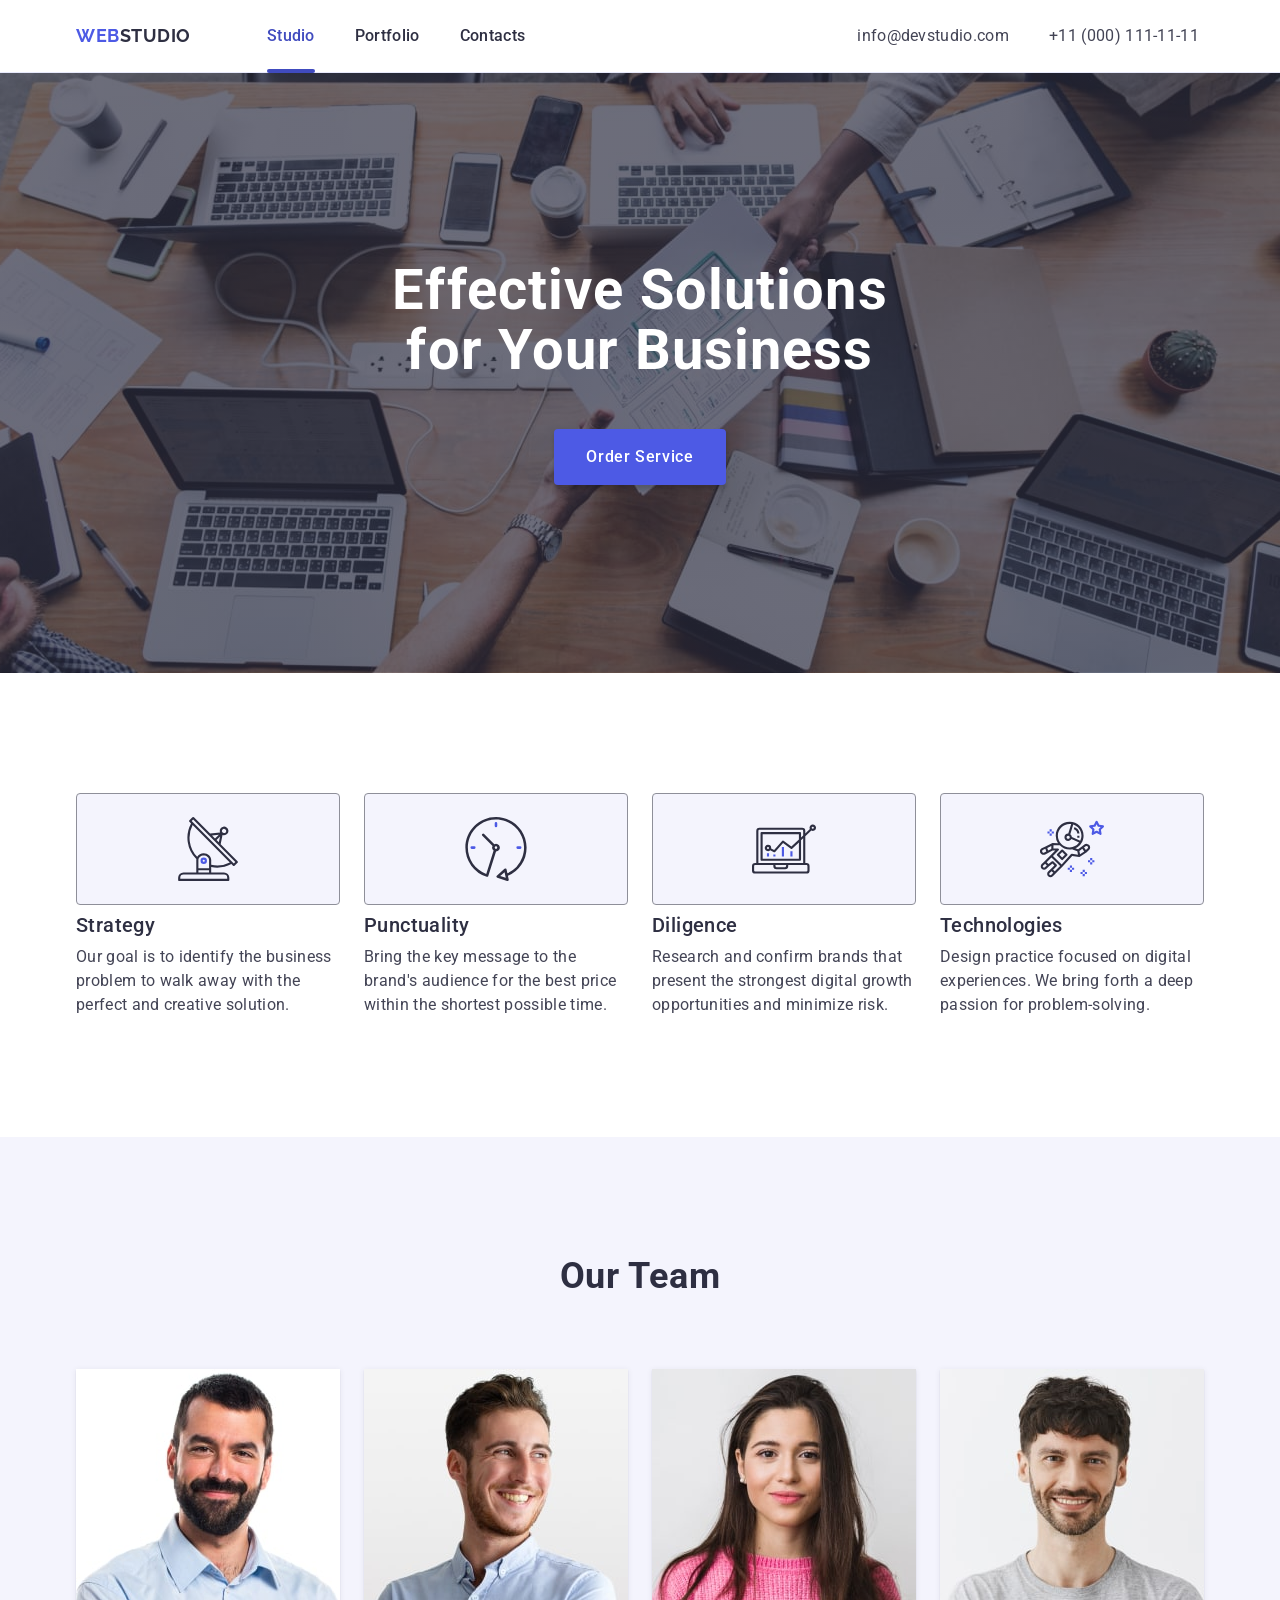
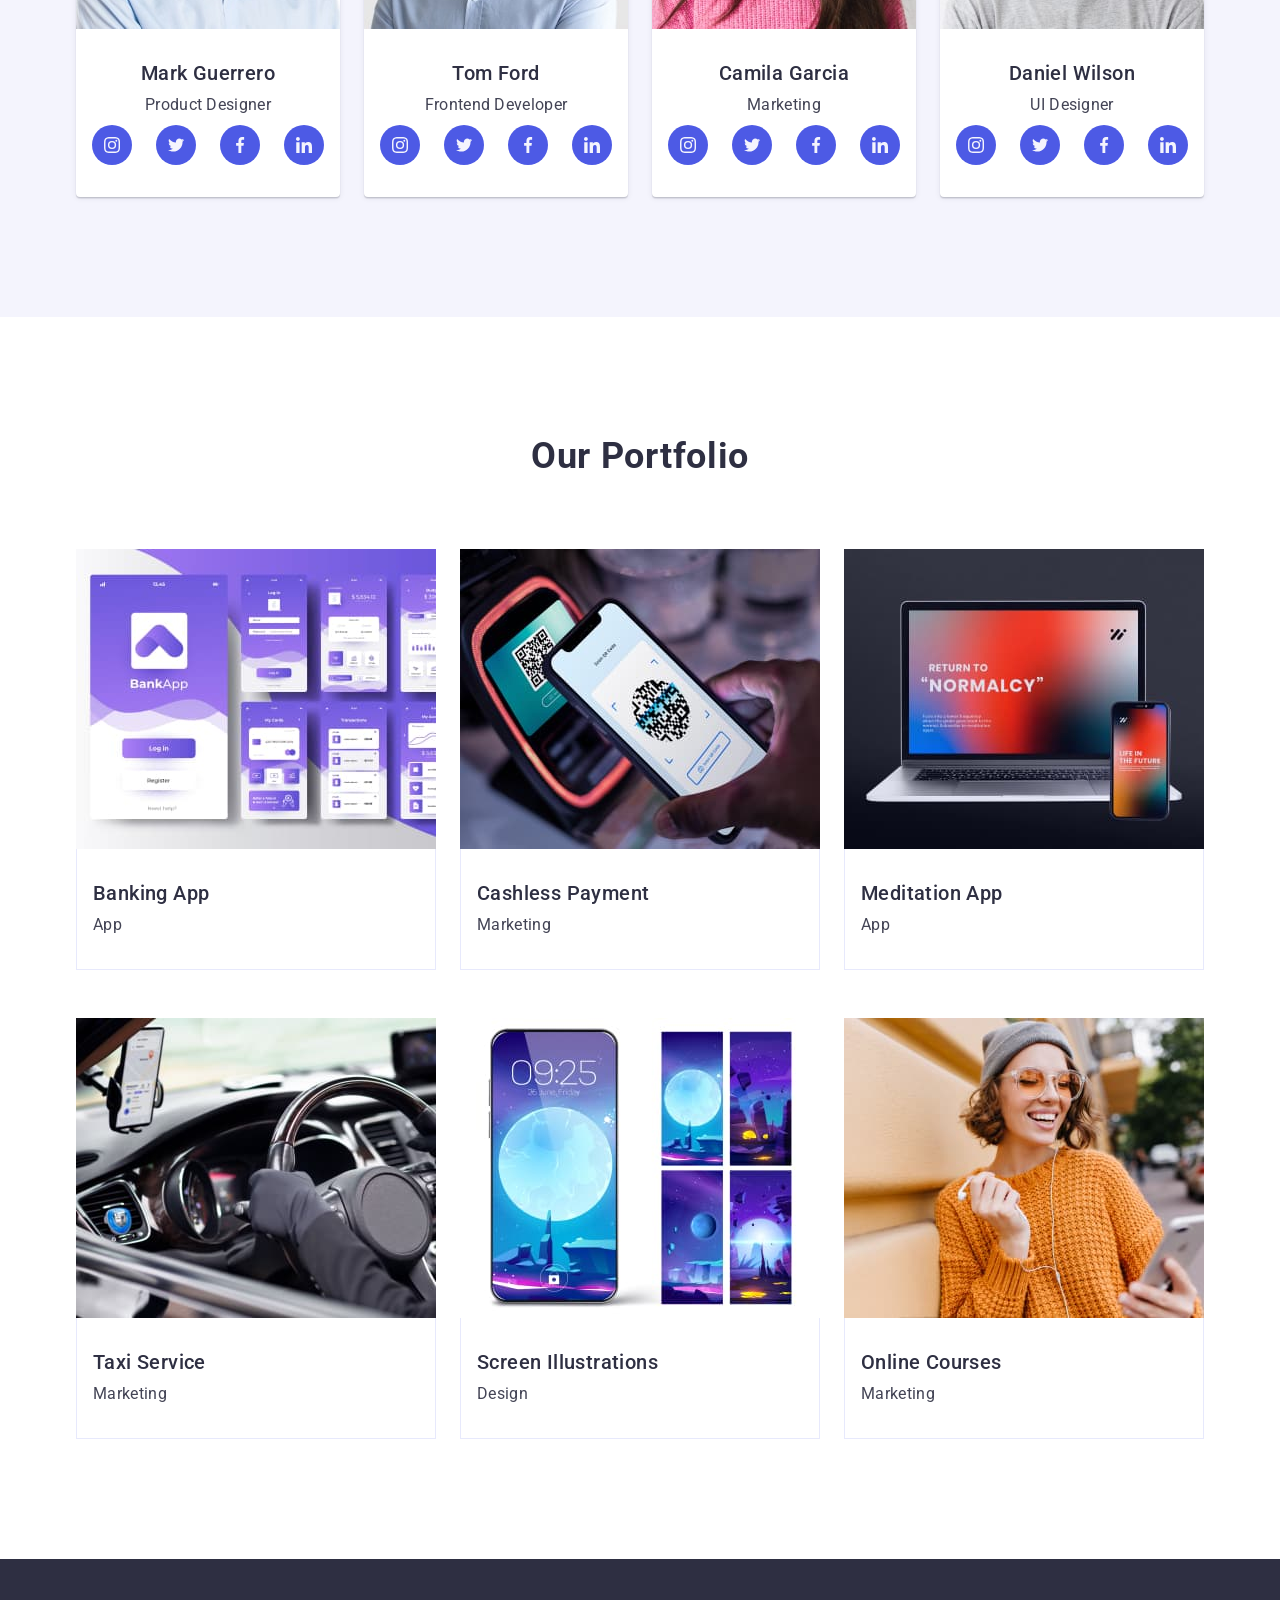
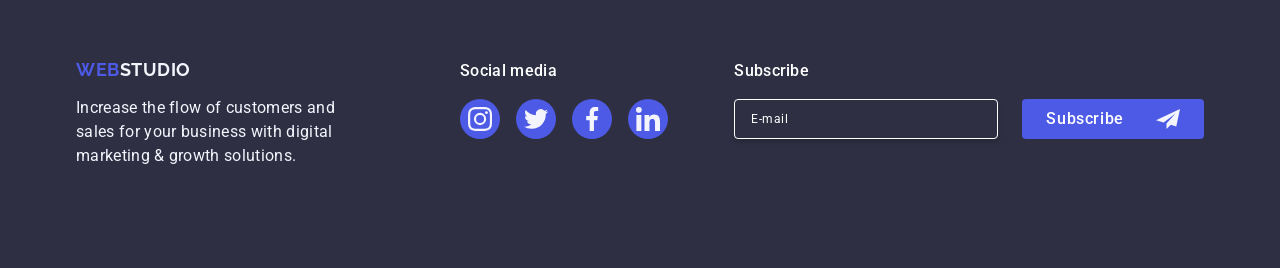
<file: index.html>
<!DOCTYPE html>
<html lang="en">
<head>
    <meta charset="UTF-8">
    <meta http-equiv="X-UA-Compatible" content="IE=edge">
    <meta name="viewport" content="width=device-width, initial-scale=1.0">
    <link rel="stylesheet"
    href="https://cdnjs.cloudflare.com/ajax/libs/modern-normalize/1.0.0/modern-normalize.min.css">
    <link rel="preconnect" href="https://fonts.googleapis.com">
    <link rel="preconnect" href="https://fonts.gstatic.com" crossorigin>
    <link href="https://fonts.googleapis.com/css2?family=Raleway:wght@700&family=Roboto:wght@400;500;700&display=swap" rel="stylesheet">
    <link rel="stylesheet" href="./css/styles.css" >
    <title>WEBStudio</title>
</head>
<body>
    <header class="header">
        <div class="container">
            <nav class="nav-header">
                <a class="logo" href="./index.html">WEB<span class="logo-studio">Studio</span></a>
                <ul class="list-menu">
                    <li><a class="menu current" href="./index.html">Studio</a></li>
                    <li><a class="menu" href="">Portfolio</a></li>
                    <li><a class="menu" href="">Contacts</a></li>
                </ul>
            </nav>
            <address class="contacts-adr">
                <ul class="list-contacts">
                    <li><a class="contacts" href="mailto:info@devstudio.com">info@devstudio.com</a></li>
                    <li><a class="contacts" href="tel:+110001111111">+11 (000) 111-11-11</a></li>
                </ul>
            </address>
        </div>
    </header>
    <main>
        <section class="hero">
            <div class="container">
                <h1 class="hero-title">Effective Solutions for Your Business</h1>
                <button class="button-order" type="button" data-modal-open>Order Service</button>
            </div>
        </section>
        <section class="benefits section">
            <div class="container">
                <h2 class="visually-hidden">Benefits</h2>
                <ul class="benefits-list">
                    <li class="benefits-item">
                        <div class="benefits-icon">
                            <svg width="64" height="64">
                                <use href="./images/icons.svg#icon-antena"></use>
                            </svg>
                        </div>
                        <h3 class="benefits-title">Strategy</h3>
                        <p class="benefits-text">Our goal is to identify the business problem to walk away with the perfect and creative solution. </p>     
                    </li>
                    <li class="benefits-item">
                        <div class="benefits-icon">
                            <svg width="64" height="64">
                                <use href="./images/icons.svg#icon-clock"></use>
                            </svg>
                        </div>
                        <h3 class="benefits-title">Punctuality</h3>
                        <p class="benefits-text">Bring the key message to the brand's audience for the best price within the shortest possible time.</p>
                    </li>
                    <li class="benefits-item">
                        <div class="benefits-icon">
                            <svg width="64" height="64">
                                <use href="./images/icons.svg#icon-diagram"></use>
                            </svg>
                        </div>
                        <h3 class="benefits-title">Diligence</h3>
                        <p class="benefits-text">Research and confirm brands that present the strongest digital growth opportunities and minimize risk.</p>
                    </li>
                    <li class="benefits-item">
                        <div class="benefits-icon">
                            <svg width="64" height="64">
                                <use href="./images/icons.svg#icon-astronaut"></use>
                            </svg>
                        </div>
                        <h3 class="benefits-title">Technologies</h3>
                        <p class="benefits-text">Design practice focused on digital experiences. We bring forth a deep passion for problem-solving.</p>
                    </li>
                </ul>
            </div>
        </section>
        <section class="team section">
            <div class="container">
                <h2 class="team-title">Our Team</h2>
                <ul class="team-list">
                    <li class="team-card">
                        <img width="264" height="260" src="./images/photo1.jpg" alt="Mark Guerrero, Product Designer">
                        <div class="team-card-text">      
                            <h3 class="team-card-title">Mark Guerrero</h3>
                            <p class="team-text">Product Designer</p>
                            <ul class="tsl-list">
                                <li class="tsl-list-social-icon">
                                    <a href="" class="tsl-item">
                                        <svg width="16" height="16" class="tsl-svg">
                                            <use href="./images/icons.svg#icon-instagram1"></use>
                                        </svg>
                                    </a>
                                </li>
                                <li class="tsl-list-social-icon">
                                    <a href="" class="tsl-item">
                                        <svg width="16" height="16" class="tsl-svg">
                                            <use href="./images/icons.svg#icon-twitter1"></use>
                                        </svg>
                                    </a>
                                </li>
                                <li class="tsl-list-social-icon">
                                    <a href="" class="tsl-item">
                                        <svg width="16" height="16" class="tsl-svg">
                                            <use href="./images/icons.svg#icon-facebook1"></use>
                                        </svg>
                                    </a>
                                </li>
                                <li class="tsl-list-social-icon">
                                    <a href="" class="tsl-item">
                                        <svg width="16" height="16" class="tsl-svg">
                                            <use href="./images/icons.svg#icon-linkedin1"></use>
                                        </svg>
                                    </a>
                                </li>
                            </ul>
                        </div>
                    </li>
                    <li class="team-card">
                        <img width="264" height="260" src="./images/photo2.jpg" alt="Tom Ford Frontend, Developer">
                        <div class="team-card-text">
                            <h3 class="team-card-title">Tom Ford</h3>
                            <p class="team-text">Frontend Developer</p>
                            <ul class="tsl-list">
                                <li class="tsl-list-social-icon">
                                    <a href="" class="tsl-item">
                                        <svg width="16" height="16" class="tsl-svg">
                                            <use href="./images/icons.svg#icon-instagram1"></use>
                                        </svg>
                                    </a>
                                </li>
                                <li class="tsl-list-social-icon">
                                    <a href="" class="tsl-item">
                                        <svg width="16" height="16" class="tsl-svg">
                                            <use href="./images/icons.svg#icon-twitter1"></use>
                                        </svg>
                                    </a>
                                </li>
                                <li class="tsl-list-social-icon">
                                    <a href="" class="tsl-item">
                                        <svg width="16" height="16" class="tsl-svg"> 
                                            <use href="./images/icons.svg#icon-facebook1"></use>
                                        </svg>
                                    </a>
                                </li>
                                <li class="tsl-list-social-icon">
                                    <a href="" class="tsl-item">
                                        <svg width="16" height="16" class="tsl-svg"> 
                                            <use href="./images/icons.svg#icon-linkedin1"></use>
                                        </svg>
                                    </a>
                                </li>
                            </ul>
                        </div>
                    </li>
                    <li class="team-card">
                        <img width="264" height="260" src="./images/photo3.jpg" alt="Camila Garcia, Marketing">
                        <div class="team-card-text">
                            <h3 class="team-card-title">Camila Garcia</h3>
                            <p class="team-text">Marketing</p>
                            <ul class="tsl-list">
                                <li class="tsl-list-social-icon">
                                    <a href="" class="tsl-item">
                                        <svg width="16" height="16" class="tsl-svg">
                                            <use href="./images/icons.svg#icon-instagram1"></use>
                                        </svg>
                                    </a>
                                </li>
                                <li class="tsl-list-social-icon">
                                    <a href="" class="tsl-item">
                                        <svg width="16" height="16" class="tsl-svg">
                                            <use href="./images/icons.svg#icon-twitter1"></use>
                                        </svg>
                                    </a>
                                </li>
                                <li class="tsl-list-social-icon">
                                    <a href="" class="tsl-item">
                                        <svg width="16" height="16" class="tsl-svg">
                                            <use href="./images/icons.svg#icon-facebook1"></use>
                                        </svg>
                                    </a>
                                </li>
                                <li class="tsl-list-social-icon">
                                    <a href="" class="tsl-item">
                                        <svg width="16" height="16" class="tsl-svg">
                                            <use href="./images/icons.svg#icon-linkedin1"></use>
                                        </svg>
                                    </a>
                                </li>
                            </ul>
                        </div>
                    </li>
                    <li class="team-card">
                        <img width="264" height="260" src="./images/photo4.jpg" alt="Daniel Wilson, UI Designer">
                        <div class="team-card-text">
                            <h3 class="team-card-title">Daniel Wilson</h3>
                            <p class="team-text">UI Designer</p>
                            <ul class="tsl-list">
                                <li class="tsl-list-social-icon">
                                    <a href="" class="tsl-item">
                                        <svg width="16" height="16" class="tsl-svg">
                                            <use href="./images/icons.svg#icon-instagram1"></use>
                                        </svg>
                                    </a>
                                </li>
                                <li class="tsl-list-social-icon">
                                    <a href="" class="tsl-item">
                                        <svg width="16" height="16" class="tsl-svg">
                                            <use href="./images/icons.svg#icon-twitter1"></use>
                                        </svg>
                                    </a>
                                </li>
                                <li class="tsl-list-social-icon">
                                    <a href="" class="tsl-item">
                                        <svg width="16" height="16" class="tsl-svg">
                                            <use href="./images/icons.svg#icon-facebook1"></use>
                                        </svg>
                                    </a>
                                </li>
                                <li class="tsl-list-social-icon">
                                    <a href="" class="tsl-item">
                                        <svg width="16" height="16" class="tsl-svg">
                                            <use href="./images/icons.svg#icon-linkedin1"></use>
                                        </svg>
                                    </a>
                                </li>
                            </ul>
                        </div>
                    </li>
                </ul>
            </div>
        </section>
        <section class="portfolio section">
            <div class="container">
                <h2 class="portfolio-title">Our Portfolio</h2>
                <ul class="portfolio-list">
                    <li class="portfolio-card">
                        <div class="portfolio-overlay-base">
                            <img width="360" height="300" src="./images/portfolio1.jpg" alt="Picture banking application">
                            <p class="overlay">14 Stylish and User-Friendly App Design Concepts · Task Manager App · Calorie 
                                Tracker App · Exotic Fruit Ecommerce App · Cloud Storage App</p>
                        </div>
                        <div class="portfolio-item">
                            <h3 class="portfolio-title-card">Banking App</h3>
                            <p class="portfolio-text">App</p>
                        </div>
                    </li>
                    <li class="portfolio-card">
                        <div class="portfolio-overlay-base">
                            <img width="360" height="300" src="./images/portfolio2.jpg" alt="Phone and gadget">
                            <p class="overlay">14 Stylish and User-Friendly App Design Concepts · Task Manager App · Calorie 
                                Tracker App · Exotic Fruit Ecommerce App · Cloud Storage App</p>
                        </div>                        
                        <div class="portfolio-item">   
                            <h3 class="portfolio-title-card">Cashless Payment</h3>
                            <p class="portfolio-text">Marketing</p>
                        </div>
                    </li>
                    <li class="portfolio-card">
                        <div class="portfolio-overlay-base">
                            <img width="360" height="300" src="./images/portfolio3.jpg" alt="Picture meditaion application">
                            <p class="overlay">14 Stylish and User-Friendly App Design Concepts · Task Manager App · Calorie 
                                Tracker App · Exotic Fruit Ecommerce App · Cloud Storage App</p>
                        </div>
                        <div class="portfolio-item">
                            <h3 class="portfolio-title-card">Meditation App</h3>
                            <p class="portfolio-text">App</p>
                        </div>
                    </li>
                    <li class="portfolio-card">
                        <div class="portfolio-overlay-base">
                            <img width="360" height="300" src="./images/portfolio4.jpg" alt="Taxi Service">
                            <p class="overlay">14 Stylish and User-Friendly App Design Concepts · Task Manager App · Calorie 
                                Tracker App · Exotic Fruit Ecommerce App · Cloud Storage App</p>
                        </div>
                        <div class="portfolio-item">
                            <h3 class="portfolio-title-card">Taxi Service</h3>
                            <p class="portfolio-text">Marketing</p>
                        </div>
                    </li>
                    <li class="portfolio-card">
                        <div class="portfolio-overlay-base">
                            <img width="360" height="300" src="./images/portfolio5.jpg" alt="Picture meditaion application">
                            <p class="overlay">14 Stylish and User-Friendly App Design Concepts · Task Manager App · Calorie 
                                Tracker App · Exotic Fruit Ecommerce App · Cloud Storage App</p>
                        </div>
                        <div class="portfolio-item">
                            <h3 class="portfolio-title-card">Screen Illustrations</h3>
                            <p class="portfolio-text">Design</p>
                        </div>
                    </li>
                    <li class="portfolio-card">
                        <div class="portfolio-overlay-base">
                            <img width="360" height="300" src="./images/portfolio6.jpg" alt="Picture meditaion application">
                            <p class="overlay">14 Stylish and User-Friendly App Design Concepts · Task Manager App · Calorie 
                                Tracker App · Exotic Fruit Ecommerce App · Cloud Storage App</p>
                        </div>
                        <div class="portfolio-item">
                            <h3 class="portfolio-title-card">Online Courses</h3>
                            <p class="portfolio-text">Marketing</p>
                        </div>
                    </li>
                </ul>
            </div>
        </section>
    </main>
    <footer class="footer">
        <div class="footer-list container">
            <div class="footer-block-one">
                <a class="logo footer-link" href="./index.html">WEB<span class="logo-studio-footer">Studio</span></a>
                <p class="footer-text">
                    Increase the flow of customers and
                    sales for your business with digital
                    marketing & growth solutions.
                </p>
            </div>
            <div>
                <p class="footer-title">Social media</p>
                <ul class="footer-sl-list">
                    <li class="footer-list-social-icon">
                        <a class="f-sl-link" href="">
                            <svg width="24" height="24" class="footer-sl-svg">
                                <use href="./images/icons.svg#icon-instagram1"></use>
                            </svg>
                        </a>
                    </li>
                    <li class="footer-list-social-icon">
                        <a class="f-sl-link" href="">
                            <svg width="24" height="24" class="footer-sl-svg">
                                <use href="./images/icons.svg#icon-twitter1"></use>
                            </svg>
                        </a>
                    </li>
                    <li class="footer-list-social-icon">
                        <a class="f-sl-link" href="">
                            <svg width="24" height="24" class="footer-sl-svg">
                                <use href="./images/icons.svg#icon-facebook1"></use>
                            </svg>
                        </a>
                    </li>
                    <li class="footer-list-social-icon">
                        <a class="f-sl-link" href="">
                            <svg width="24" height="24" class="footer-sl-svg">
                                <use href="./images/icons.svg#icon-linkedin1"></use>
                            </svg>
                        </a>
                    </li>
                </ul>
            </div>
            <div class="subscribe-wrapper">
                <p class="footer-title">Subscribe</p>
                <form class="subscribe-group">
                    <label class="subscribe-label">
                        <Input class="subscribe-input" type="email" name="user-email" placeholder="E-mail" />
                    </label>
                    <button class="subscribe-button" type="submit">Subscribe
                        <svg width="24" height="24" class="footer-subs-svg">
                                <use href="./images/icons.svg#icon-send"></use>
                            </svg>
                    </button>
                </form>
            </div>
        </div>
    </footer>
<!----------------------- modal window  --------------------------->
    <div class="backdrop" data-modal>
        <div class="modal">
            <button class="modal-btn" type="button" data-modal-close>
                <svg class="modal-icon-close" width="8" height="8">
                    <use href="./images/icons.svg#icon-close"></use>
                </svg>
            </button>
            <p class="modal-title">Leave your contacts and we will call you back</p>
            <form class="registration-form" name="registration-form">
                <div class="form-field">
                    <label class="form-label" for="user-name">Name</label>
                    <div class="input-wrapper">
                        <input class="form-input" name="user-name" id="user-name" type="text" />
                        <svg class="form-icon" width="18" height="24">
                            <use href="./images/icons.svg#icon-person"></use>
                        </svg>
                    </div>
                </div>
                <div class="form-field">
                    <label class="form-label" for="user-phone">Phone</label>
                    <div class="input-wrapper">
                        <input class="form-input" name="user-phone" id="user-phone" type="tel" />
                        <svg class="form-icon" width="18" height="24">
                            <use href="./images/icons.svg#icon-phone"></use>
                        </svg>
                    </div>
                </div>
                <div class="form-field">
                    <label class="form-label" for="user-email">Email</label>
                    <div class="input-wrapper">
                        <input class="form-input" name="user-email" id="user-email" type="email" />
                        <svg class="form-icon" width="18" height="24">
                            <use href="./images/icons.svg#icon-email"></use>
                        </svg>
                    </div>
                </div>
                <div class="form-field-comment">
                    <label class="form-label" for="user-comment">Comment</label>
                    <textarea class="form-input-comment" name="user-comment" id="user-comment" placeholder="Text input" minlength="20"
                        maxlength="2000"></textarea>
                </div>
                <div class="reg-form-agreement">
                        <input class="reg-form-checkbox visually-hidden" type="checkbox" name="user-privacy" id="user-privacy" value="true"/>
                        <label class="reg-form-label-check" for="user-privacy">
                        <span class="reg-form-span-check">
                            <svg class="reg-form-check-svg" width="10" height="8">
                                <use href="./images/icons.svg#icon-check"></use>
                            </svg>
                        </span>
                        I accept the terms and conditions of the
                            <a class="reg-form-link" href="#" target="_blank" rel="noopener noreferrer">Privacy Policy</a>
                        </label>
                    </div>
                <button class="modal-btn-send" type="submit">Send</button>
            </form>
        </div>
    </div>

    <script src="./js/modal.js"></script>
</body>
</html>
</file>
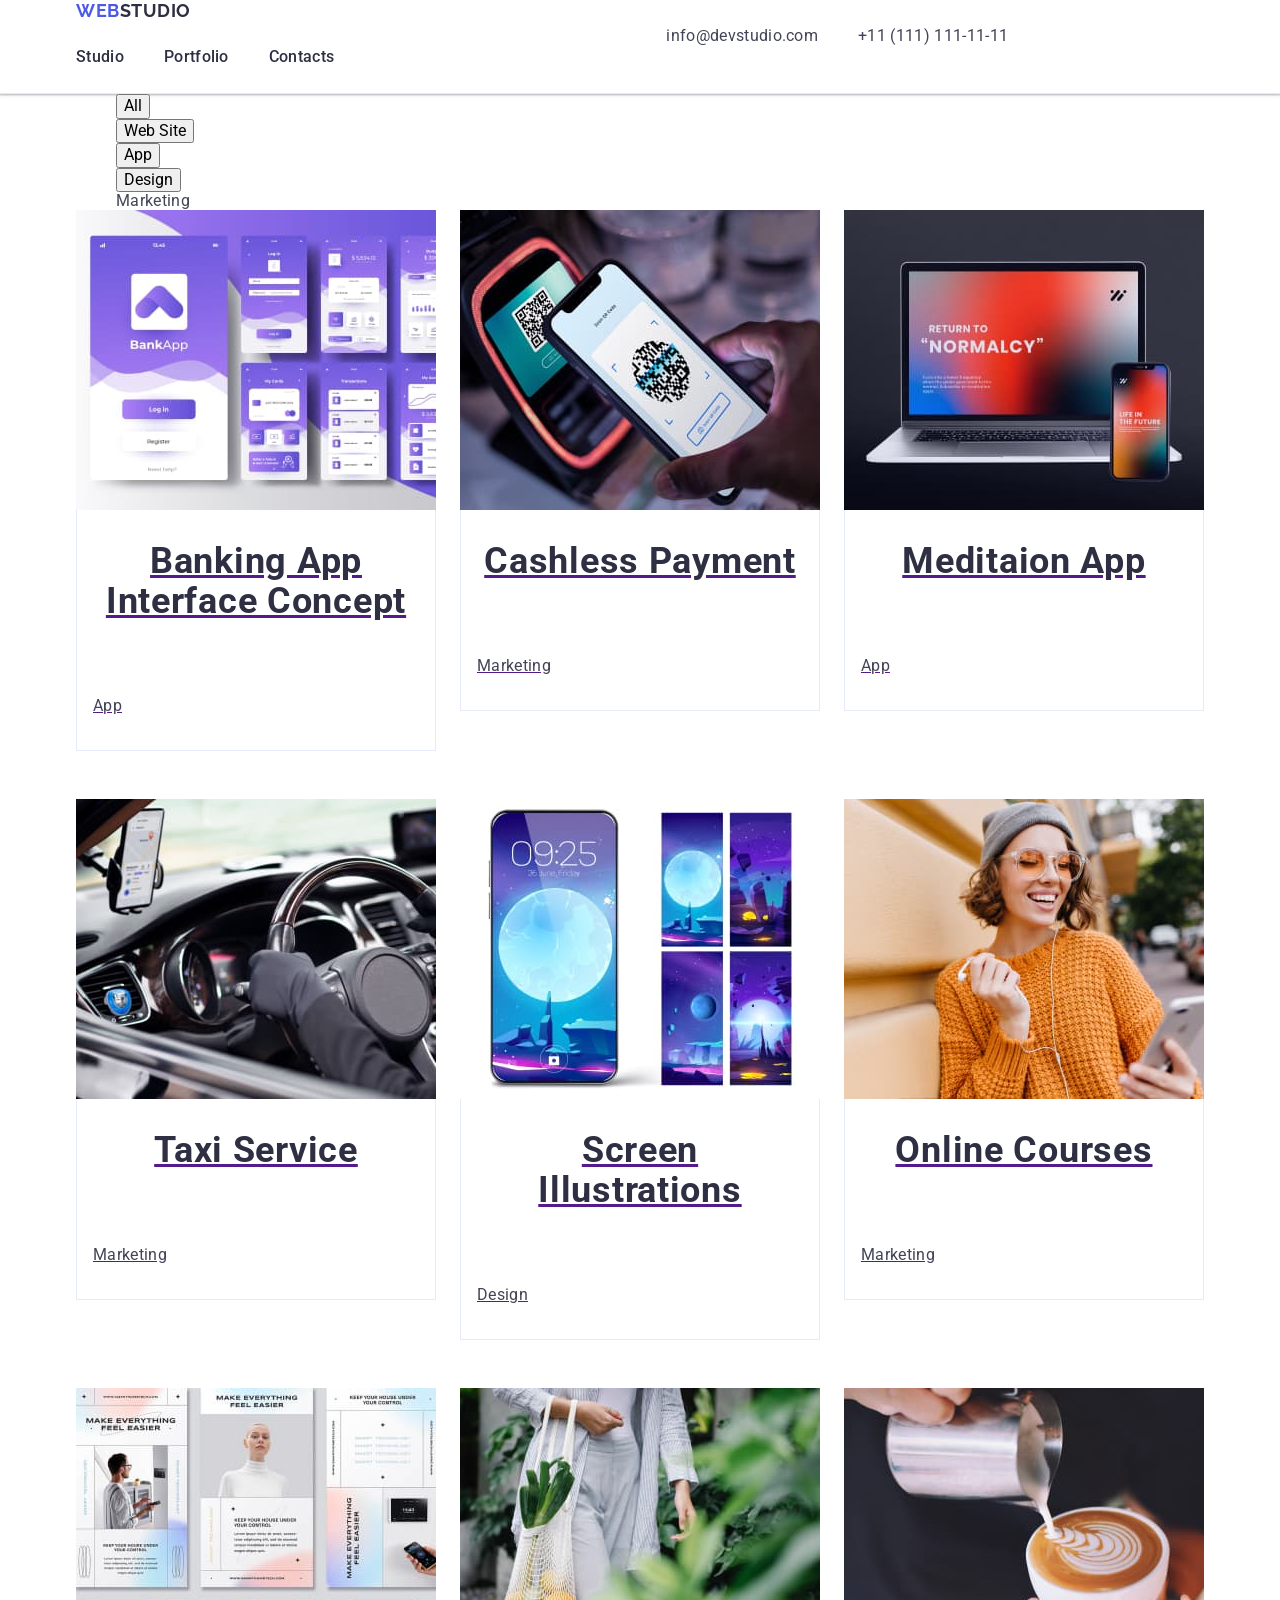
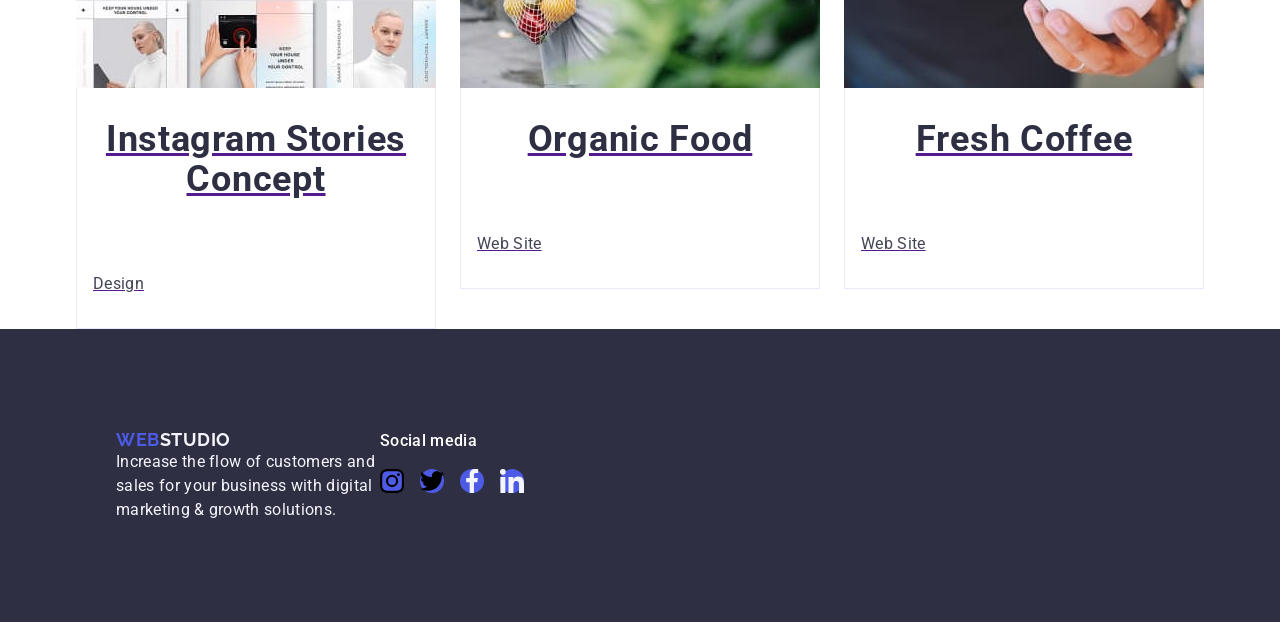
<file: portfolio.html>
<!DOCTYPE html>
<html lang="en">
<head>
    <meta charset="UTF-8">
    <meta http-equiv="X-UA-Compatible" content="IE=edge">
    <meta name="viewport" content="width=device-width, initial-scale=1.0">
    <link rel="stylesheet"
    href="https://cdnjs.cloudflare.com/ajax/libs/modern-normalize/1.0.0/modern-normalize.min.css"/>
    <link rel="preconnect" href="https://fonts.googleapis.com">
    <link rel="preconnect" href="https://fonts.gstatic.com" crossorigin>
    <link href="https://fonts.googleapis.com/css2?family=Raleway:wght@800&family=Roboto:wght@400;500;700;900&display=swap" rel="stylesheet">
    <link rel="stylesheet" href="./css/styles.css" />
    <title>Portfolio</title>
</head>
<body>
    <header class="header">
        <div class="container">
            <nav>
                <a class="logo" href="./portfolio.html">WEB<span class="logo-studio">STUDIO</span></a>
                <ul class="list-menu">
                    <li><a class="menu" href="./index.html">Studio</a></li>
                    <li><a class="menu active" href="./portfolio.html">Portfolio</a></li>
                    <li><a class="menu" href="./index.html">Contacts</a></li>
                </ul>
            </nav>
            <ul class="list-contacts">
                <li><a class="contacts" href=mailto:info@devstudio.com">info@devstudio.com</a></li>
                <li><a class="contacts" href="tel:+11(111)1111111">+11 (111) 111-11-11</a></li>
            </ul>
        </div>
    </header>
    <main>
        <section class="portfolio">
            <div class="container">
                <h1 hidden>Portfolio</h1>
                <ul class="portfolio-buttons-list">
                    <li>
                        <button class="button-filter" type="button">All</button>
                    </li>
                    <li>
                        <button class="button-filter" type="button">Web Site</button>
                    </li>
                    <li>
                        <button class="button-filter" type="button">App</button>
                    </li>
                    <li>
                        <button class="button-filter" type="button">Design</button>
                    </li>
                    <li>
                        <butticonson class="button-filter" type="button">Marketing</button>
                    </li>
                </ul>
                <ul class="portfolio-list">
                    <li class="portfolio-card">
                        <a class="portfolio-link" href="">
                            <div class="portfolio-overlay-base">
                            <img width="360" height="300" src="./images/portfolio1.jpg" alt="Picture banking application">
                                <div class="overlay">
                                    <p class="overlay-text">14 Stylish and User-Friendly App Design 
                                        Concepts · Task Manager App · Calorie 
                                        Tracker App · Exotic Fruit Ecommerce 
                                        App · Cloud Storage App</p>
                                </div>
                            </div>
                            <div class="portfolio-item">
                                <h2 class="portfolio-title">Banking App Interface Concept</h2>
                                <p class="portfolio-text">App</p>
                            </div>
                        </a>
                    </li>
                    <li class="portfolio-card">
                        <a class="portfolio-link" href="">
                            <div class="portfolio-overlay-base">
                                <img width="360" height="300" src="./images/portfolio2.jpg" alt="Phone and gadget">
                                <div class="overlay">
                                    <p class="overlay-text">14 Stylish and User-Friendly App Design 
                                        Concepts · Task Manager App · Calorie 
                                        Tracker App · Exotic Fruit Ecommerce 
                                        App · Cloud Storage App</p> 
                                </div>
                            </div>
                            <div class="portfolio-item">
                                <h2 class="portfolio-title">Cashless Payment</h2>
                                <p class="portfolio-text">Marketing</p>
                            </div>
                        </a>
                    </li>
                    <li class="portfolio-card">
                        <a class="portfolio-link" href="">
                            <div class="portfolio-overlay-base">
                                <img width="360" height="300" src="./images/portfolio3.jpg" alt="Picture meditaion application">
                                <div class="overlay">
                                    <p class="overlay-text">14 Stylish and User-Friendly App Design 
                                        Concepts · Task Manager App · Calorie 
                                        Tracker App · Exotic Fruit Ecommerce 
                                        App · Cloud Storage App</p> 
                                </div>
                            </div>
                            <div class="portfolio-item">
                                <h2 class="portfolio-title">Meditaion App</h2>
                                <p class="portfolio-text">App</p>
                            </div>
                        </a>
                    </li>
                    <li class="portfolio-card">
                        <a class="portfolio-link" href="">
                            <div class="portfolio-overlay-base">
                                <img width="360" height="300" src="./images/portfolio4.jpg" alt="Taxi Service">
                                <div class="overlay">
                                    <p class="overlay-text">14 Stylish and User-Friendly App Design 
                                        Concepts · Task Manager App · Calorie 
                                        Tracker App · Exotic Fruit Ecommerce 
                                        App · Cloud Storage App</p> 
                                </div>
                            </div>
                            <div class="portfolio-item">
                                <h2 class="portfolio-title">Taxi Service</h2>
                                <p class="portfolio-text">Marketing</p>
                            </div>
                        </a>
                    </li>
                    <li class="portfolio-card">
                        <a class="portfolio-link" href="">
                            <div class="portfolio-overlay-base">
                                <img width="360" height="300" src="./images/portfolio5.jpg" alt="Picture meditaion application">
                                <div class="overlay">
                                    <p class="overlay-text">14 Stylish and User-Friendly App Design 
                                        Concepts · Task Manager App · Calorie 
                                        Tracker App · Exotic Fruit Ecommerce 
                                        App · Cloud Storage App</p> 
                                </div>
                            </div>
                            <div class="portfolio-item">
                                <h2 class="portfolio-title">Screen Illustrations</h2>
                                <p class="portfolio-text">Design</p>
                            </div>
                        </a>
                    </li>
                    <li class="portfolio-card">
                        <a class="portfolio-link" href="">
                            <div class="portfolio-overlay-base">
                                <img width="360" height="300" src="./images/portfolio6.jpg" alt="Picture meditaion application">
                                <div class="overlay">
                                    <p class="overlay-text">14 Stylish and User-Friendly App Design 
                                        Concepts · Task Manager App · Calorie 
                                        Tracker App · Exotic Fruit Ecommerce 
                                        App · Cloud Storage App</p> 
                                </div>
                            </div>
                            <div class="portfolio-item">
                                <h2 class="portfolio-title">Online Courses</h2>
                                <p class="portfolio-text">Marketing</p>
                            </div>
                        </a>
                    </li>
                    <li class="portfolio-card">
                        <a class="portfolio-link" href="">
                            <div class="portfolio-overlay-base">
                                <img width="360" height="300" src="./images/portfolio7.jpg" alt="Taxi Service">
                                <div class="overlay">
                                    <p class="overlay-text">14 Stylish and User-Friendly App Design 
                                        Concepts · Task Manager App · Calorie 
                                        Tracker App · Exotic Fruit Ecommerce 
                                        App · Cloud Storage App</p> 
                                </div>
                            </div>
                            <div class="portfolio-item">
                                <h2 class="portfolio-title">Instagram Stories Concept</h2>
                                <p class="portfolio-text">Design</p>
                        </div>
                        </a>
                    </li>
                    <li class="portfolio-card">
                        <a class="portfolio-link" href="">
                            <div class="portfolio-overlay-base">
                                <img width="360" height="300" src="./images/portfolio8.jpg" alt="Picture meditaion application">
                                <div class="overlay">
                                    <p class="overlay-text">14 Stylish and User-Friendly App Design 
                                        Concepts · Task Manager App · Calorie 
                                        Tracker App · Exotic Fruit Ecommerce 
                                        App · Cloud Storage App</p> 
                                </div>
                            </div>
                            <div class="portfolio-item">
                                <h2 class="portfolio-title">Organic Food</h2>
                                <p class="portfolio-text">Web Site</p>
                            </div>
                        </a>
                    </li>
                    <li class="portfolio-card">
                        <a class="portfolio-link" href="">
                            <div class="portfolio-overlay-base">
                                <img width="360" height="300" src="./images/portfolio9.jpg" alt="Picture meditaion application">
                                <div class="overlay">
                                    <p class="overlay-text">14 Stylish and User-Friendly App Design 
                                        Concepts · Task Manager App · Calorie 
                                        Tracker App · Exotic Fruit Ecommerce 
                                        App · Cloud Storage App</p> 
                                </div>
                            </div>
                            <div class="portfolio-item">
                                <h2 class="portfolio-title">Fresh Coffee</h2>
                                <p class="portfolio-text">Web Site</p>
                            </div>
                        </a>
                    </li>
                </ul>
            </div>
        </section>
    </main>
    <footer class="footer">
        <div class="container">
            <ul class="footer-list">
                <li>
                    <a class="logo" href="./index.html">WEB<span class="logo-studio-footer">STUDIO</span></a>
                    <p class="footer-text">
                        Increase the flow of customers and 
                        sales for your business with digital 
                        marketing & growth solutions.
                    </p>
                </li>
                <li>
                    <p class="footer-title">Social media</p>
                    <ul class="footer-sl-list">
                        <li>
                            <a class="f-sl-link" href="">
                                <svg class="footer-sl-item" width="24" height="24"> 
                                    <use href="./images/icons.svg#icon-instagram1"></use>
                                </svg>
                            </a>
                        </li>
                        <li>
                            <a class="f-sl-link" href="">
                                <svg class="footer-sl-item" width="24" height="24"> 
                                    <use href="./images/icons.svg#icon-twitter1"></use>
                                </svg>
                            </a>
                        </li>
                        <li>
                            <a class="f-sl-link" href="">
                                <svg class="footer-sl-item" width="24" height="24"> 
                                    <use href="./images/icons.svg#icon-facebook1"></use>
                                </svg>
                            </a>
                        </li>
                        <li>
                            <a class="f-sl-link" href="">
                                <svg class="footer-sl-item" width="24" height="24"> 
                                    <use href="./images/icons.svg#icon-linkedin1"></use>
                                </svg>
                            </a>
                        </li>
                    </ul>           
                </li>
            </ul>
        </div>
    </footer>
</body>
</html>
</file>
<file: css/styles.css>
:root {
    --textbasecolor:#2e2f42; /* базовый цвет шрифта*/
    --buttonbasecolor:#4d5ae5; /* цвет кнопки, эффекты */
    --textsecondcolor: #404455; /* второй цвет шрифта*/
    --textbenefitscol:#434455;
    --addtextcolor: #ffffff; /*доп цвет заголовков, кнопок*/
    --buttonbackcol: #404BBF; /*цвет бека кнопки*/
    --footertextcol: #f4f4fd; /*цвет текста в футере*/
    --footerlogocol: #f4f4fd; /*цвет лого STUDIO в футере*/
    --fullwhitecolor:#fff;
    --sociallinkcolor:#31D0AA;
}
body {
    font-family: 'Roboto', sans-serif;
    font-size: 16px;
    letter-spacing: 0.02em;
    color: #434455;
    background-color: #ffffff;
}

h1,
h2,
h3,
h4,
h5,
h6,
p {
    margin: 0;
    padding: 0;
}

ul,
ol {
  list-style-type: none;
  margin: 0;
  
}

img {
    display: block;
}
/* общий стиль хедера для страницы studio и portfolio */
.header {
    border-bottom: 1px solid #E7E9FC;
    box-shadow: 0 1px 6px 0 rgba(46, 47, 66, 0.08),
    0 1px 1px 0 rgba(46, 47, 66, 0.16), 0 2px 1px 0 rgba(46, 47, 66, 0.08);
}
.container {
    max-width: 1158px;
    padding-left: 15px;
    padding-right: 15px;
    margin: 0 auto;
}

header .container {
    display: flex;
}

.nav-header {
    display: flex;
    align-items: center;
}

.link {
    text-decoration: none;
}
.list {
    list-style: none;
}
.list-menu {
    list-style: none;
    gap: 40px;
    display: flex;
    align-items: center;
    padding: 0; 
}
.logo {
    font-family: "Raleway", sans-serif;
    font-weight: 700;
    font-size: 18px;
    line-height: 1.17;
    letter-spacing: 0.03em;
    text-transform: uppercase;
    text-decoration: none;
    color: var(--buttonbasecolor);
    padding: 24px 0px 24px 0px;
    margin-right: 76px;
}
.logo-studio {
    font-family: "Raleway", sans-serif;
    font-weight: 700;
    font-size: 18px;
    line-height: 1.17;
    letter-spacing: 0.03em;
    text-transform: uppercase;
    color:var(--textbasecolor);
}
.logo-studio-footer {
    font-family: "Raleway", sans-serif;
    font-weight: 700;
    font-size: 18px;
    line-height: 1.17;
    letter-spacing: 0.03em;
    text-transform: uppercase;
    color: var(--footerlogocol);
}
.menu { 
    font-weight: 500;
    font-size: 16px;
    line-height: 1.5;
    letter-spacing: 0.02em;
    color: var(--textbasecolor);
    text-decoration: none;
    display: block;
    padding: 24px 0px 24px 0px;
    transition: color 250ms cubic-bezier(0.4, 0, 0.2, 1);
}
.menu.current {
  position: relative;
}

.menu.current::after {
  content: '';
  position: absolute;
  left: 0;
  bottom: -1px;
  width: 100%;
  height: 4px;
  border-radius: 2px;
  background-color: #404bbf;
}

.menu:hover, 
.menu:focus,
.menu.current {
    color :var(--buttonbackcol);
}

.list-contacts {
    list-style: none;
    gap: 40px;
    display: flex;
    padding: 0;
    margin: 0 0 0 332px;
}
.contacts-adr {
    font-style: normal;
}
.contacts {
line-height: 1.5;
letter-spacing: 0.02em;
text-decoration: none;
font-style: normal;
color:#434455;
display : block;
padding: 24px 0px 24px 0px;
transition: color 250ms cubic-bezier(0.4, 0, 0.2, 1);
}

.contacts:hover, .contacts:focus {
    color: var(--buttonbackcol);
}
/* конец хедера */
/* страница Studio */
.hero {
    /* background: var(--textbasecolor); */
    max-width: 1440px;
    background-image: linear-gradient(rgba(46, 47, 66, 0.7),
     rgba(46, 47, 66, 0.7)),
    url(../images/group-people-working-website-template.jpg);
    background-position: center;
    background-repeat: no-repeat;
    background-size: cover;
    padding: 188px 0 188px 0;
    margin: 0 auto;
}
.hero .container {
    display: flex;
    flex-direction: column;
    align-items: center;

}
.hero-title {
    font-weight: 700;
    font-size: 56px;
    line-height: 1.07;
    letter-spacing: 0.02em;
    text-align: center;
    max-width: 496px;
    color: var(--addtextcolor);  
}
.button-order {
    font-family: inherit;;
    font-weight: 500;
    font-size: 16px;
    line-height: 1.5;
    letter-spacing: 0.04em;
    color: var(--addtextcolor);
    background-color: var(--buttonbasecolor);
    cursor:pointer;
    min-width:169px;
    height: 56px;      
    white-space: nowrap; 
    border-radius: 4px;
    padding: 16px 32px;
    margin-top: 48px;
    box-shadow: 0 4px 4px rgba(0, 0, 0, 0.15);
    border: none;   
    transition: background-color 250ms cubic-bezier(0.4, 0, 0.2, 1);  
}
.button-order:hover, .button-order:focus {
    background-color: var(--buttonbackcol);
}

.section {
    padding: 120px 0px;
}
.benefits {
    
}
.visually-hidden {
  position: absolute;
  width: 1px;
  height: 1px;
  margin: -1px;
  border: 0;
  padding: 0;
  white-space: nowrap;
  clip-path: inset(100%);
  clip: rect(0, 0, 0, 0);
  overflow: hidden;
}
.benefits-item {
    width: calc((100% - 72px) / 4);
}

.benefits-title {
    font-weight: 500;
    font-size: 20px;
    line-height: 1.2;
    letter-spacing: 0.02em;
    color:var(--textbasecolor);
    margin-bottom: 8px;
}
.benefits-list {
    list-style: none;
    display: flex;
    padding: 0;
    justify-content: space-between;
    gap: 24px;
}

.benefits-icon {
    display: flex;
    align-items: center;
    justify-content: center;
    width: 264px;
    height: 112px;
    background-color: var(--footerlogocol);
    border-radius: 4px;
    border: 1px solid #8E8F99;
    margin-bottom: 8px;
}

.benefits-text {
    line-height: 1.5;
    color:var(--textbenefitscol);
}

.team {
    background-color: #F4F4FD;
    margin-top: 0px;
}

.team .container {
    display: flex;
    flex-direction: column;
    align-items: center;
}

.team-title {
    font-weight: 700;
    font-size: 36px;
    line-height: 1.11;
    letter-spacing: 0.02em;
    color: var(--textbasecolor);
    text-transform: capitalize;
    text-align: center;
    margin-bottom: 72px;
}
.team-list {
    list-style: none;
    display: flex;
    padding: 0;
    gap: 24px;
}
.team-card { 
    background-color: #ffffff;
    overflow: hidden;
    width: calc((100% - 72px) / 4);
    border-radius: 0px 0px 4px 4px;
    box-shadow:  0px 2px 1px rgba(46, 47, 66, 0.08),
        0px 1px 1px rgba(46, 47, 66, 0.16),
        0px 1px 6px rgba(46, 47, 66, 0.08);
}

.team-card-text {
    display: flex;
    flex-direction: column;
    align-items: center;
    padding: 32px 0;
}

.team-card-title {
    font-weight: 500;
    font-size: 20px;
    line-height: 1.2;
    letter-spacing: 0.02em;
    color:var(--textbasecolor);
    text-align: center;
    margin-bottom: 8px;
}

.team-text {
    line-height: 1.5;
    text-align: center; 
    color:var(--textbenefitscol);
    margin-bottom: 8px;
}

.tsl-list {
    list-style: none;
    width: 232px;
    display: flex;
    padding: 0;
    gap: 24px;
    justify-content: center;
}
.tsl-list-social-icon {
    width: 40px;
    height: 40px;
}
.tsl-item {
    width: 100%;
    height: 100%;
    display: flex;
    align-items: center;
    justify-content: center;
    background-color: #4D5AE5;
    border-radius: 50%;
    transition: background-color 250ms cubic-bezier(0.4, 0, 0.2, 1);
}
.tsl-svg {
    fill: #f4f4fd;
}
.tsl-item:hover, .tsl-item:focus     {
    background-color: #404BBF;
}

/* секция Portfolio */
.portfolio {

}
.portfolio-title {
    font-weight: 700;
    font-size: 36px;
    line-height: 1.11;
    letter-spacing: 0.02em;
    color: var(--textbasecolor);
    text-transform: capitalize;
    text-align: center;
    margin-bottom:72px;
}
.portfolio-list {
    display: flex;
    flex-wrap: wrap;
    padding: 0;
    column-gap: 24px;
    row-gap: 48px;
}

.portfolio-card {
    list-style: none;
    width: calc((100% - 48px) / 3);
    transition: box-shadow 250ms cubic-bezier(0.4, 0, 0.2, 1) 0ms;
    
}

.portfolio-overlay-base {
    position: relative;
    overflow: hidden;
}

.overlay {
    font-size: 16px;
    line-height: 1.5;
    letter-spacing: 0.02em;
    position: absolute;
    top: 0;
    left: 0;
    transform: translateY(100%);
    transition: transform 250ms cubic-bezier(0.4, 0, 0.2, 1);
    display: flex;
    justify-content: center;
    width: 100%;
    height: 100%;
    background-color: #4D5AE5;
    padding: 40px 32px;
    color: var(--footerlogocol);
}

/* .overlay-text {
    padding: 40px 32px 0 32px;
    color: var(--footerlogocol);
} */

.portfolio-item {
    background-color: #ffffff;
    padding: 32px 16px;
    border-left: 1px solid #E7E9FC;
    border-right: 1px solid #E7E9FC;
    border-bottom: 1px solid #E7E9FC;
    border-top: none;
}

.portfolio-title-card {
    font-weight: 500;
    font-size: 20px;
    line-height: 1.2;
    letter-spacing: 0.02em;
    color:var(--textbasecolor);
    margin-bottom: 8px;
}

.portfolio-text {
    line-height: 1.5;
    letter-spacing: 0.02em;
    color: var(--textbenefitscol);
}

.portfolio-card:hover, .portfolio-card:focus {
    box-shadow: 0px 2px 1px 0px #2E2F4214,
    0px 1px 1px 0px #2E2F4229,
    0px 1px 6px 0px #2E2F4214;
}
.portfolio-card:hover .overlay{
    transform: translateY(0);
}

/* общий футер */
.footer {
    background-color: var(--textbasecolor);
    padding: 100px 0px;
}
.footer-list {
    display: flex; 
    align-items: baseline;
}
.footer-block-one {
    margin-right: 120px;
}

footer .logo{
    padding: 0;
}
.footer-link {
    display: inline-block;
    margin-bottom: 16px;
}
.footer-text {
    line-height: 1.5;
    color: var(--footertextcol);
    width: 264px;
}
.footer-title {
    font-weight: 500;
    font-size: 16px;
    line-height: 1.5;
    letter-spacing: 0.02em; 
    color: var(--fullwhitecolor);  
    display : block;
    margin-bottom: 16px; 
}
.footer-sl-list {
    list-style: none;
    width: 208px;
    display: flex;
    /* margin: 16px 0px 0px 0px; */
    padding: 0;
    gap: 16px;
}
.footer-list-social-icon {
    width: 40px;
    height: 40px;
}
.f-sl-link {
    width: 100%;
    height: 100%;
    display: flex;
    align-items: center;
    justify-content: center;
    border-radius: 50%;
    background-color: #4D5AE5;
    transition: background-color 250ms cubic-bezier(0.4, 0, 0.2, 1) 0ms;
}
.footer-sl-svg {
    fill:#f4f4fd;
}
.f-sl-link:hover, .f-sl-link:focus {
    background-color: var(--sociallinkcolor);
}
.subscribe-wrapper{
    margin-left: auto;
}
.subscribe-group {
    display: flex;
    justify-content: left;
    gap: 24px; 
}
.subscribe-input {
    border: 1px solid #ffffff;
    box-shadow: 0px 4px 4px rgba(0, 0, 0, 0.15);
    border-radius: 4px;
    background-color: transparent;
    font-weight: 400;
    font-size: 12px;
    line-height: 2;
    letter-spacing: 0.04em;
    color: #ffffff;
    width: 264px;
    height: 40px;
    padding-left: 16px;
    outline: transparent;
}

.subscribe-input::placeholder {
    color: #ffffff;
}
.subscribe-button {
    background: #4D5AE5;
    border-radius: 4px;
    font-weight: 500;
    font-size: 16px;
    line-height: 1.5;
    letter-spacing: 0.04em;
    padding: 8px 24px;
    color: var(--fullwhitecolor);
    min-width: 165px;
    height: 40px;
    border: none;
    cursor:pointer;
    display: flex;
    justify-content: center;
    align-items: center;
    gap: 16px;
    transition: background-color 250ms cubic-bezier(0.4, 0, 0.2, 1);
}
.footer-subs-svg {
    margin-left: 16px;
    fill:#f4f4fd; 
}
.subscribe-button:hover, .subscribe-button:focus {
    background-color: var(--buttonbackcol);
}
/* конец общего футера */
/* modal window */
.backdrop {
  position: fixed;
  top: 0;
  left: 0;
  width: 100%;
  height: 100%;
  background-color: rgba(46, 47, 66, 0.4);
  opacity: 0;
  visibility: hidden;
  pointer-events: none;
  transition: opacity 250ms cubic-bezier(0.4, 0, 0.2, 1),
    visibility 250ms cubic-bezier(0.4, 0, 0.2, 1);
}

.backdrop.is-open {
  opacity: 1;
  visibility: visible;
  pointer-events: auto;
}

.modal {
  position: absolute;
  top: 50%;
  left: 50%;
  width: 408px;
  min-height: 584px;
  border-radius: 4px;
  transform: translate(-50%, -50%);
  box-shadow: 0 1px 1px 0 rgba(0, 0, 0, 0.14), 0 1px 3px 0 rgba(0, 0, 0, 0.12),
    0 2px 1px 0 rgba(0, 0, 0, 0.2);
  background-color: #fcfcfc;
  transition: transform 250ms cubic-bezier(0.4, 0, 0.2, 1);
  padding: 72px 24px 24px 24px;
}

.backdrop:not(.is-open) .modal {
  transform: translate(-50%, -100%);
}

.modal-btn {
    position: absolute;
    top: 24px;
    right: 24px;
    width: 24px;
    height: 24px;
    background-color: #e7e9fc;
    border: 1px solid rgba(0, 0, 0, 0.1);
    border-radius: 50%;
    cursor: pointer;
    display: flex;
    justify-content: center;
    align-items: center;
    padding: 0;
    transition: background-color 250ms cubic-bezier(0.4, 0, 0.2, 1), border 250ms cubic-bezier(0.4, 0, 0.2, 1);
}
.modal-icon-close {
    transition: fill 250ms cubic-bezier(0.4, 0, 0.2, 1); 
}
.modal-btn:hover, .modal-btn:focus {
    border: none;
    box-shadow: 0px 1px 6px rgba(46, 47, 66, 0.08), 
    0px 1px 1px rgba(46, 47, 66, 0.16), 
    0px 2px 1px rgba(46, 47, 66, 0.08);
    background-color: #404bbf;
    fill: #ffffff;
}
.modal-icon-close {
    transition: fill 250ms cubic-bezier(0.4, 0, 0.2, 1); 
}
.modal-title {
    margin-bottom: 16px;
    font-weight: 500;
    font-size: 16px;
    line-height: 1.5;
    letter-spacing: 0.02em;
    text-align: center;
    color: #2E2F42;
}

.registration-form {

}

.form-field {
    margin-bottom: 8px;
}

.form-label {
    display: block;
    margin-bottom: 4px;
    font-size: 12px;
    line-height: 1.17;
    letter-spacing: 0.04em;
    color: #8e8f99;
}
.input-wrapper {
    position: relative;
}
.form-input {
    display: block;
    width: 100%;
    height: 40px;
    outline: transparent;
    border: 1px solid rgba(46, 47, 66, 0.4);
    border-radius: 4px;
    background-color: transparent;
    padding: 8px 38px;
    transition: border-color 250ms cubic-bezier(0.4, 0, 0.2, 1);
}
.form-input:focus {
    border-color: #4D5AE5;
}

.form-icon {
  position: absolute;
  top: 50%;
  left: 16px;
  transform: translateY(-50%);
  fill: #2E2F42;
  transition: fill 250ms cubic-bezier(0.4, 0, 0.2, 1);
}

.form-input:focus + .form-icon {
    fill: #4D5AE5;
}
.form-field-comment {
    margin-bottom: 16px;
}

.form-input-comment {
  width: 100%;
  height: 120px;
  padding: 8px 16px;
  font-size: 12px;
  line-height: 1.17;
  letter-spacing: 0.04em;
  border: 1px solid rgba(46, 47, 66, 0.4);
  outline: transparent;
  border-radius: 4px;
  resize: none;
  color: rgba(46, 47, 66, 0.4);
  background-color: transparent;
  transition: border-color 250ms cubic-bezier(0.4, 0, 0.2, 1);
}

.form-input-comment:focus {
    border-color: #4D5AE5;
}
.form-input-comment::placeholder {
    color: rgba(142, 143, 153, 1);
}

.reg-form-agreement {
    margin-bottom: 24px;
}

.reg-form-label-check {
    font-weight: 400;
    font-size: 12px;
    line-height: 1.17;
    letter-spacing: 0.04em;
    color: #8E8F99;
    cursor:pointer;
}

.reg-form-span-check {
    display: inline-flex;
    align-items: center;
    justify-content: center;
    width: 16px;
    height: 16px;
    margin-right: 8px;
    border-radius: 2px;
    border: 1px solid rgba(46, 47, 66, 0.4);
    transition: background-color 250ms cubic-bezier(0.4, 0, 0.2, 1), 
     border 250ms cubic-bezier(0.4, 0, 0.2, 1), 
     fill 250ms cubic-bezier(0.4, 0, 0.2, 1);
    cursor: pointer;
    fill: transparent;
}

.reg-form-checkbox:checked 
 + .reg-form-label-check
 > .reg-form-span-check {
    fill: #F4F4FD;
    border: none;
    background-color:  #404bbf;
 }
 .reg-form-check-svg {
    display: block;
    fill: #fcfcfc;
 }

.reg-form-link {
    font-weight: 400;
    font-size: 12px;
    line-height: 1.13;
    letter-spacing: 0.04em;
    text-decoration: underline;
    text-decoration-skip-ink: none;
    color: #4D5AE5; 
}
.modal-btn-send {
    display: block;
    background-color: #4D5AE5;
    border-radius: 4px;
    font-family: "Roboto", sans-serif;
    font-weight: 500;
    font-size: 16px;
    line-height: 1.5;
    letter-spacing: 0.04em;
    padding: 16px 32px;
    color: var(--fullwhitecolor);
    min-width: 169px;
    height: 56px;
    border: none;  
    margin: auto; 
    cursor:pointer;
    transition: background-color 250ms cubic-bezier(0.4, 0, 0.2, 1);
}

.modal-btn-send:hover, .modal-btn-send:focus {
    background-color: var(--buttonbackcol);
}
</file>
